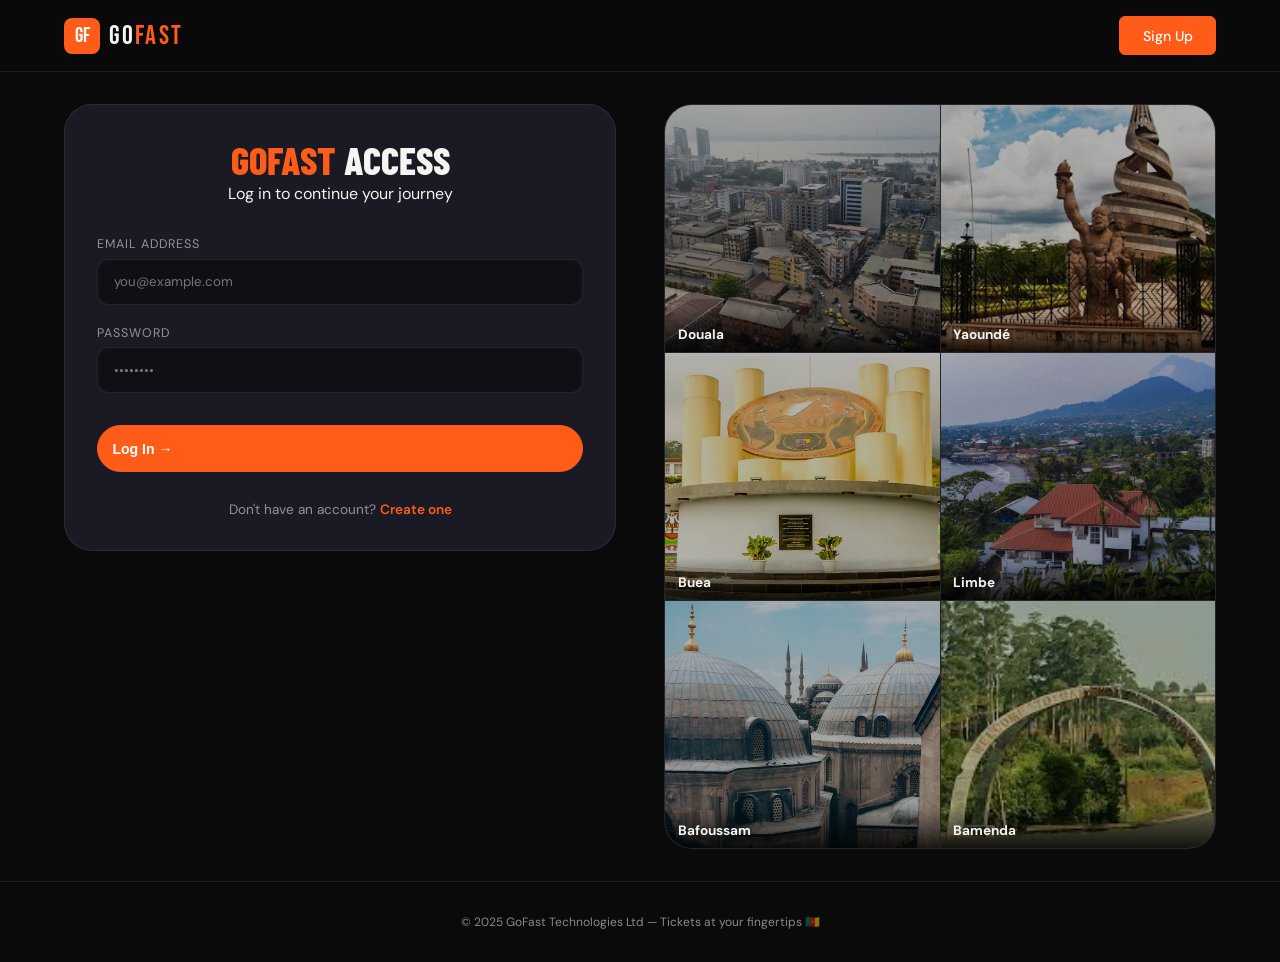
<file: gofast-booking.html>
<!DOCTYPE html>
<html lang="en">
<head>
<meta charset="UTF-8">
<meta name="viewport" content="width=device-width, initial-scale=1.0">
<title>GoFast • Book Your Ticket</title>
<link href="https://fonts.googleapis.com/css2?family=Barlow+Condensed:wght@400;600;700;800;900&family=DM+Sans:ital,wght@0,300;0,400;0,500;1,300&display=swap" rel="stylesheet">
<style>
  * { margin: 0; padding: 0; box-sizing: border-box; }
  :root {
    --black: #0a0a0b; --panel: #1a1a24; --card: #21212f;
    --border: rgba(255,255,255,0.08); --orange: #ff5c1a;
    --white: #f5f4f0; --muted: rgba(245,244,240,0.55);
  }
  body { background: var(--black); color: var(--white); font-family: 'DM Sans', sans-serif; }
  nav {
    position: sticky; top: 0; z-index: 100; display: flex; align-items: center; justify-content: space-between;
    padding: 1rem 5%; background: rgba(10,10,11,0.85); backdrop-filter: blur(16px); border-bottom: 1px solid var(--border);
  }
  .nav-logo { display: flex; align-items: center; gap: 0.55rem; text-decoration: none; }
  .logo-mark { width: 36px; height: 36px; border-radius: 8px; background: var(--orange); display: flex; align-items: center; justify-content: center; font-family: 'Bebas Neue', sans-serif; font-size: 1.3rem; color: #fff; }
  .logo-text { font-family: 'Bebas Neue', sans-serif; font-size: 1.7rem; letter-spacing: 0.08em; color: var(--white); }
  .logo-text span { color: var(--orange); }
  .btn { padding: 0.6rem 1.4rem; border-radius: 6px; font-weight: 500; font-size: 0.88rem; cursor: pointer; text-decoration: none; transition: all 0.2s; display: inline-flex; align-items: center; gap: 0.4rem; }
  .btn-primary { background: var(--orange); border: 1px solid var(--orange); color: #fff; }
  .btn-outline { background: transparent; border: 1px solid var(--border); color: var(--white); }
  .container { max-width: 800px; margin: 2rem auto; padding: 0 5%; }
  .booking-card { background: var(--panel); border: 1px solid var(--border); border-radius: 28px; padding: 2rem; }
  h1 { font-family: 'Barlow Condensed', sans-serif; font-weight: 800; font-size: 2rem; margin-bottom: 0.5rem; text-transform: uppercase; }
  h1 em { font-style: normal; color: var(--orange); }
  .form-group { margin-bottom: 1.5rem; }
  label { display: block; font-size: 0.75rem; text-transform: uppercase; letter-spacing: 0.08em; color: var(--muted); margin-bottom: 0.3rem; }
  input, select { width: 100%; background: rgba(0,0,0,0.4); border: 1px solid var(--border); border-radius: 12px; padding: 0.8rem 1rem; color: white; font-family: 'DM Sans', sans-serif; }
  .row-2col { display: grid; grid-template-columns: 1fr 1fr; gap: 1rem; }
  .seat-layout { background: rgba(0,0,0,0.3); border-radius: 16px; padding: 1rem; border: 1px solid var(--border); }
  .bus-front { text-align: center; margin-bottom: 1rem; font-size: 0.7rem; text-transform: uppercase; color: var(--muted); }
  .bus-front::before { content: "⬆️ DRIVER"; display: block; background: var(--card); width: fit-content; margin: 0 auto; padding: 0.2rem 1rem; border-radius: 20px; }
  .seat-row { display: grid; grid-template-columns: 1fr 0.2fr 1fr; gap: 0.5rem; margin-bottom: 0.6rem; align-items: center; }
  .seat-group { display: flex; gap: 0.5rem; justify-content: space-around; }
  .seat { background: var(--card); border: 1px solid var(--border); border-radius: 12px; padding: 0.6rem; text-align: center; cursor: pointer; transition: all 0.2s; flex: 1; }
  .seat:hover { border-color: var(--orange); background: rgba(255,92,26,0.2); }
  .seat.selected { background: var(--orange); color: black; font-weight: bold; }
  .aisle-marker { text-align: center; color: var(--muted); font-size: 0.7rem; }
  .price-summary { background: rgba(255,92,26,0.1); border-radius: 16px; padding: 1rem; margin-top: 1.5rem; text-align: center; font-weight: 600; font-size: 1.2rem; }
  .action-buttons { display: flex; gap: 1rem; justify-content: space-between; margin-top: 2rem; }
  footer { text-align: center; padding: 2rem; border-top: 1px solid var(--border); margin-top: 3rem; color: var(--muted); font-size: 0.75rem; }
  .disabled-seat { opacity: 0.5; pointer-events: none; }
  @media (max-width:600px){ .row-2col { grid-template-columns:1fr; } .seat-row { grid-template-columns:1fr 0.1fr 1fr; } }
</style>
</head>
<body>
<nav>
  <a href="gofast-landing.html" class="nav-logo"><div class="logo-mark">GF</div><span class="logo-text">Go<span>Fast</span></span></a>
  <div class="user-welcome" id="userWelcome">Loading...</div>
  <div><a href="gofast-login.html" class="btn btn-outline" id="logoutBtn">Logout</a><a href="gofast-working.html" class="btn btn-outline">Dashboard</a></div>
</nav>
<div class="container"><div class="booking-card">
  <h1>Book your <em>ticket</em></h1>
  <p style="color: var(--muted); margin-bottom: 2rem;">Step 1: Choose route & date → Step 2: Select a bus → Step 3: Pick your seat</p>
  <form id="bookingForm">
    <div class="row-2col">
      <div class="form-group"><label>Full name *</label><input type="text" id="fullName" required></div>
      <div class="form-group"><label>Phone *</label><input type="tel" id="phone" placeholder="6XXXXXXXX" required></div>
    </div>
    <div class="row-2col">
      <div class="form-group"><label>From *</label><select id="origin" required><option value="">Select city</option><option>Douala</option><option>Yaoundé</option><option>Bafoussam</option><option>Bamenda</option><option>Buea</option><option>Limbe</option><option>Kribi</option><option>Garoua</option><option>Ngaoundéré</option><option>Maroua</option><option>Bertoua</option></select></div>
      <div class="form-group"><label>To *</label><select id="destination" required><option value="">Select city</option><option>Douala</option><option>Yaoundé</option><option>Bafoussam</option><option>Bamenda</option><option>Buea</option><option>Limbe</option><option>Kribi</option><option>Garoua</option><option>Ngaoundéré</option><option>Maroua</option><option>Bertoua</option></select></div>
    </div>
    <div class="row-2col">
      <div class="form-group"><label>Departure date *</label><input type="date" id="departureDate" required></div>
      <div class="form-group"><label>Departure time *</label><select id="departureTime" required><option value="">Select time</option><option>06:00</option><option>09:30</option><option>13:00</option><option>16:30</option><option>20:00</option></select></div>
    </div>
    <!-- NEW: Bus selection dropdown -->
    <div class="form-group"><label>Select a bus *</label><select id="busSelect" disabled required><option value="">First choose route & date</option></select></div>
    <div class="form-group"><label>Select your seat *</label>
      <div class="seat-layout" id="seatLayout"><div class="bus-front">FRONT OF BUS</div><div id="seatRowsContainer"></div><div class="bus-front">BACK OF BUS</div></div>
    </div>
    <div class="price-summary" id="priceSummary">Total: -- CFA</div>
    <div class="action-buttons"><button type="button" id="saveDraftBtn" class="btn btn-outline">Save for later</button><button type="submit" id="continueBtn" class="btn btn-primary">Continue to Review →</button></div>
  </form>
</div></div>
<footer>© 2025 GoFast Technologies — Choose your bus and seat</footer>

<script>
  // Session & logout same as before
  const storedUser = localStorage.getItem('goFastUser');
  if (!storedUser) window.location.href = 'gofast-login.html';
  const currentUser = JSON.parse(storedUser);
  document.getElementById('userWelcome').innerHTML = `👋 Welcome, <strong>${currentUser.name || currentUser.email}</strong>`;
  document.getElementById('logoutBtn').addEventListener('click', (e) => { e.preventDefault(); localStorage.removeItem('goFastUser'); window.location.href = 'gofast-login.html'; });

  // DOM elements
  const originSelect = document.getElementById('origin');
  const destSelect = document.getElementById('destination');
  const dateInput = document.getElementById('departureDate');
  const timeSelect = document.getElementById('departureTime');
  const busSelect = document.getElementById('busSelect');
  let selectedSeat = null;

  // Dynamic bus options based on route/date/time (mock)
  function updateBusOptions() {
    const origin = originSelect.value;
    const dest = destSelect.value;
    const date = dateInput.value;
    const time = timeSelect.value;
    if (!origin || !dest || !date || !time) {
      busSelect.disabled = true;
      busSelect.innerHTML = '<option value="">First choose route, date & time</option>';
      return;
    }
    // Mock bus availability (in real app would fetch from server)
    const busOptions = [
      { id: 'BUS101', name: 'Bus 101 - Executive', capacity: 16 },
      { id: 'BUS102', name: 'Bus 102 - Standard AC', capacity: 16 },
      { id: 'BUS103', name: 'Bus 103 - Luxury', capacity: 16 }
    ];
    busSelect.disabled = false;
    busSelect.innerHTML = '<option value="">-- Select a bus --</option>';
    busOptions.forEach(bus => {
      const option = document.createElement('option');
      option.value = bus.id;
      option.textContent = `${bus.name} (${bus.capacity} seats)`;
      busSelect.appendChild(option);
    });
    // Reset seat selection when bus changes
    busSelect.value = '';
    selectedSeat = null;
    generateSeats();
  }

  originSelect.addEventListener('change', updateBusOptions);
  destSelect.addEventListener('change', updateBusOptions);
  dateInput.addEventListener('change', updateBusOptions);
  timeSelect.addEventListener('change', updateBusOptions);

  // Seat generation (same layout for all buses)
  function generateSeats() {
    const container = document.getElementById('seatRowsContainer');
    container.innerHTML = '';
    const rows = 4;
    let seatNum = 1;
    for (let row = 0; row < rows; row++) {
      const rowDiv = document.createElement('div');
      rowDiv.className = 'seat-row';
      const leftGroup = document.createElement('div'); leftGroup.className = 'seat-group';
      for (let i = 0; i < 2; i++) leftGroup.appendChild(createSeatElement(seatNum++));
      const aisle = document.createElement('div'); aisle.className = 'aisle-marker'; aisle.textContent = '🟫';
      const rightGroup = document.createElement('div'); rightGroup.className = 'seat-group';
      for (let i = 0; i < 2; i++) rightGroup.appendChild(createSeatElement(seatNum++));
      rowDiv.appendChild(leftGroup); rowDiv.appendChild(aisle); rowDiv.appendChild(rightGroup);
      container.appendChild(rowDiv);
    }
    // Disable seat selection until bus selected
    const seats = document.querySelectorAll('.seat');
    if (!busSelect.value || busSelect.disabled) {
      seats.forEach(s => s.style.pointerEvents = 'none');
    } else {
      seats.forEach(s => s.style.pointerEvents = 'auto');
    }
  }

  function createSeatElement(seatNumber) {
    const seatDiv = document.createElement('div');
    seatDiv.className = 'seat';
    seatDiv.textContent = seatNumber;
    seatDiv.dataset.seat = seatNumber;
    seatDiv.addEventListener('click', (e) => {
      e.stopPropagation();
      if (!busSelect.value) { alert('Please select a bus first.'); return; }
      if (selectedSeat) document.querySelector(`.seat[data-seat='${selectedSeat}']`).classList.remove('selected');
      selectedSeat = seatNumber;
      seatDiv.classList.add('selected');
    });
    return seatDiv;
  }

  // Price matrix (same as before)
  const priceMatrix = { "Douala→Yaoundé":4500, "Yaoundé→Douala":4500, "Douala→Bafoussam":5500, "Bafoussam→Douala":5500, "Douala→Bamenda":7000, "Bamenda→Douala":7000, "Douala→Buea":3500, "Buea→Douala":3500, "Douala→Limbe":3500, "Limbe→Douala":3500, "Douala→Kribi":4000, "Kribi→Douala":4000, "Douala→Garoua":12000, "Garoua→Douala":12000, "Yaoundé→Bafoussam":5000, "Bafoussam→Yaoundé":5000, "Yaoundé→Bamenda":7500, "Bamenda→Yaoundé":7500, "Yaoundé→Buea":6000, "Buea→Yaoundé":6000, "Yaoundé→Limbe":6500, "Limbe→Yaoundé":6500, "Yaoundé→Garoua":11500, "Garoua→Yaoundé":11500, "Bafoussam→Bamenda":2500, "Bamenda→Bafoussam":2500, "Buea→Limbe":2000, "Limbe→Buea":2000, "Buea→Kribi":5000, "Kribi→Buea":5000, "Garoua→Ngaoundéré":4000, "Ngaoundéré→Garoua":4000 };
  function getRoutePrice(origin, dest) { if(!origin||!dest) return null; if(origin===dest) return 0; const key = `${origin}→${dest}`; return priceMatrix[key] || priceMatrix[`${dest}→${origin}`] || 6500; }
  function updatePriceDisplay() {
    const price = getRoutePrice(originSelect.value, destSelect.value);
    const span = document.getElementById('priceSummary');
    if (price && originSelect.value && destSelect.value && originSelect.value!==destSelect.value) span.innerHTML = `💰 Total: ${price.toLocaleString()} CFA`;
    else if (originSelect.value && destSelect.value && originSelect.value===destSelect.value) span.innerHTML = `⚠️ Origin and destination cannot be the same`;
    else span.innerHTML = `💰 Total: -- CFA (select origin & destination)`;
  }
  originSelect.addEventListener('change', updatePriceDisplay);
  destSelect.addEventListener('change', updatePriceDisplay);
  updatePriceDisplay();

  function getFormData() {
    return {
      fullName: document.getElementById('fullName').value,
      phone: document.getElementById('phone').value,
      origin: originSelect.value,
      destination: destSelect.value,
      departureDate: dateInput.value,
      departureTime: timeSelect.value,
      selectedBus: busSelect.value,
      selectedSeat: selectedSeat,
      price: getRoutePrice(originSelect.value, destSelect.value),
      timestamp: new Date().toISOString()
    };
  }

  function saveDraft() {
    const data = getFormData();
    if (!data.origin || !data.destination || !data.departureDate || !data.departureTime || !data.selectedBus) {
      alert('Please fill route, date, time, and select a bus before saving draft.');
      return;
    }
    localStorage.setItem('pendingBooking', JSON.stringify(data));
    alert('Booking draft saved!');
  }
  document.getElementById('saveDraftBtn').addEventListener('click', saveDraft);

  document.getElementById('bookingForm').addEventListener('submit', (e) => {
    e.preventDefault();
    const data = getFormData();
    if (!data.fullName || !data.phone || !data.origin || !data.destination || !data.departureDate || !data.departureTime || !data.selectedBus || !data.selectedSeat) {
      alert('Please fill all fields, select a bus, and choose a seat.');
      return;
    }
    if (data.origin === data.destination) { alert('Origin and destination cannot be the same.'); return; }
    if (!data.price) { alert('Invalid route.'); return; }
    localStorage.setItem('pendingBooking', JSON.stringify(data));
    window.location.href = 'gofast-review.html';
  });

  // Resume draft
  const existing = localStorage.getItem('pendingBooking');
  if (existing && window.location.search.includes('resume=true')) {
    try {
      const draft = JSON.parse(existing);
      document.getElementById('fullName').value = draft.fullName || '';
      document.getElementById('phone').value = draft.phone || '';
      originSelect.value = draft.origin || '';
      destSelect.value = draft.destination || '';
      dateInput.value = draft.departureDate || '';
      timeSelect.value = draft.departureTime || '';
      updateBusOptions(); // this will enable bus dropdown
      setTimeout(() => {
        if (draft.selectedBus) {
          busSelect.value = draft.selectedBus;
          generateSeats();
          if (draft.selectedSeat) {
            selectedSeat = draft.selectedSeat;
            const seatElem = document.querySelector(`.seat[data-seat='${selectedSeat}']`);
            if (seatElem) seatElem.classList.add('selected');
          }
        }
        updatePriceDisplay();
      }, 100);
    } catch(e) { console.warn(e); }
  } else {
    generateSeats();
  }
  document.getElementById('departureDate').setAttribute('min', new Date().toISOString().split('T')[0]);
</script>
</body>
</html>
</file>
<file: Styles/Login.css>
* {
            margin: 0;
            padding: 0;
            box-sizing: border-box;
        }

        :root {
            --black: #0a0a0b;
            --panel: #1a1a24;
            --orange: #ff5c1a;
            --white: #f5f4f0;
            --muted: rgba(245, 244, 240, 0.55);
            --border: rgba(255, 255, 255, 0.08);
        }

        body {
            background: var(--black);
            color: var(--white);
            font-family: 'DM Sans', sans-serif;
        }

        nav {
            position: sticky;
            top: 0;
            z-index: 100;
            display: flex;
            align-items: center;
            justify-content: space-between;
            padding: 1rem 5%;
            background: rgba(10, 10, 11, 0.85);
            backdrop-filter: blur(16px);
            border-bottom: 1px solid var(--border);
        }

        .nav-logo {
            display: flex;
            align-items: center;
            gap: 0.55rem;
            text-decoration: none;
        }

        .logo-mark {
            width: 36px;
            height: 36px;
            border-radius: 8px;
            background: var(--orange);
            display: flex;
            align-items: center;
            justify-content: center;
            font-family: 'Bebas Neue', sans-serif;
            font-size: 1.3rem;
            color: #fff;
        }

        .logo-text {
            font-family: 'Bebas Neue', sans-serif;
            font-size: 1.7rem;
            letter-spacing: 0.08em;
            color: var(--white);
        }

        .logo-text span {
            color: var(--orange);
        }

        .btn {
            padding: 0.6rem 1.4rem;
            border-radius: 6px;
            font-weight: 500;
            font-size: 0.88rem;
            cursor: pointer;
            text-decoration: none;
            transition: all 0.2s;
            display: inline-flex;
            align-items: center;
            gap: 0.4rem;
        }

        .btn-primary {
            background: var(--orange);
            border: 1px solid var(--orange);
            color: #fff;
        }

        .btn-outline {
            background: transparent;
            border: 1px solid var(--border);
            color: var(--white);
        }

        .container {
            max-width: 1280px;
            margin: 2rem auto;
            padding: 0 5%;
            display: grid;
            grid-template-columns: 1fr 1fr;
            gap: 3rem;
            align-items: start;
        }

        .form-card {
            background: var(--panel);
            border: 1px solid var(--border);
            border-radius: 28px;
            padding: 2rem;
        }

        .form-header {
            margin-bottom: 2rem;
            text-align: center;
        }

        .form-header h1 {
            font-family: 'Barlow Condensed', sans-serif;
            font-weight: 800;
            font-size: 2.4rem;
            text-transform: uppercase;
        }

        .form-header h1 em {
            font-style: normal;
            color: var(--orange);
        }

        .input-group {
            margin-bottom: 1.25rem;
        }

        .input-group label {
            display: block;
            font-size: 0.78rem;
            text-transform: uppercase;
            letter-spacing: 0.08em;
            color: var(--muted);
            margin-bottom: 0.4rem;
        }

        .input-group input {
            width: 100%;
            background: rgba(0, 0, 0, 0.4);
            border: 1px solid var(--border);
            border-radius: 12px;
            padding: 0.85rem 1rem;
            color: var(--white);
            font-family: 'DM Sans', sans-serif;
        }

        .auth-btn {
            width: 100%;
            margin-top: 0.75rem;
            padding: 0.9rem;
            font-weight: 600;
            border-radius: 40px;
        }

        .toggle-text {
            text-align: center;
            margin-top: 1.8rem;
            color: var(--muted);
            font-size: 0.85rem;
        }

        .toggle-link {
            color: var(--orange);
            font-weight: 600;
            cursor: pointer;
        }

        .error-message {
            background: rgba(255, 60, 30, 0.12);
            border-left: 3px solid #ff3c1e;
            padding: 0.7rem 1rem;
            border-radius: 12px;
            font-size: 0.8rem;
            color: #ff8a6a;
            margin-top: 1rem;
            display: none;
        }

        .city-gallery {
            background: rgba(26, 26, 36, 0.5);
            border-radius: 28px;
            overflow: hidden;
            border: 1px solid var(--border);
        }

        .gallery-grid {
            display: grid;
            grid-template-columns: repeat(2, 1fr);
            gap: 1px;
            background: var(--border);
        }

        .city-tile {
            position: relative;
            aspect-ratio: 1 / 0.9;
            overflow: hidden;
        }

        .city-tile img {
            width: 100%;
            height: 100%;
            object-fit: cover;
            filter: brightness(0.7);
        }

        .city-label {
            position: absolute;
            bottom: 0;
            left: 0;
            right: 0;
            background: linear-gradient(to top, rgba(0, 0, 0, 0.8), transparent);
            padding: 1rem 0.8rem 0.6rem;
            font-weight: 700;
            font-size: 0.85rem;
        }

        footer {
            text-align: center;
            padding: 2rem;
            border-top: 1px solid var(--border);
            margin-top: 2rem;
            color: var(--muted);
            font-size: 0.75rem;
        }

        @media (max-width:860px) {
            .container {
                grid-template-columns: 1fr;
            }
        }
</file>
